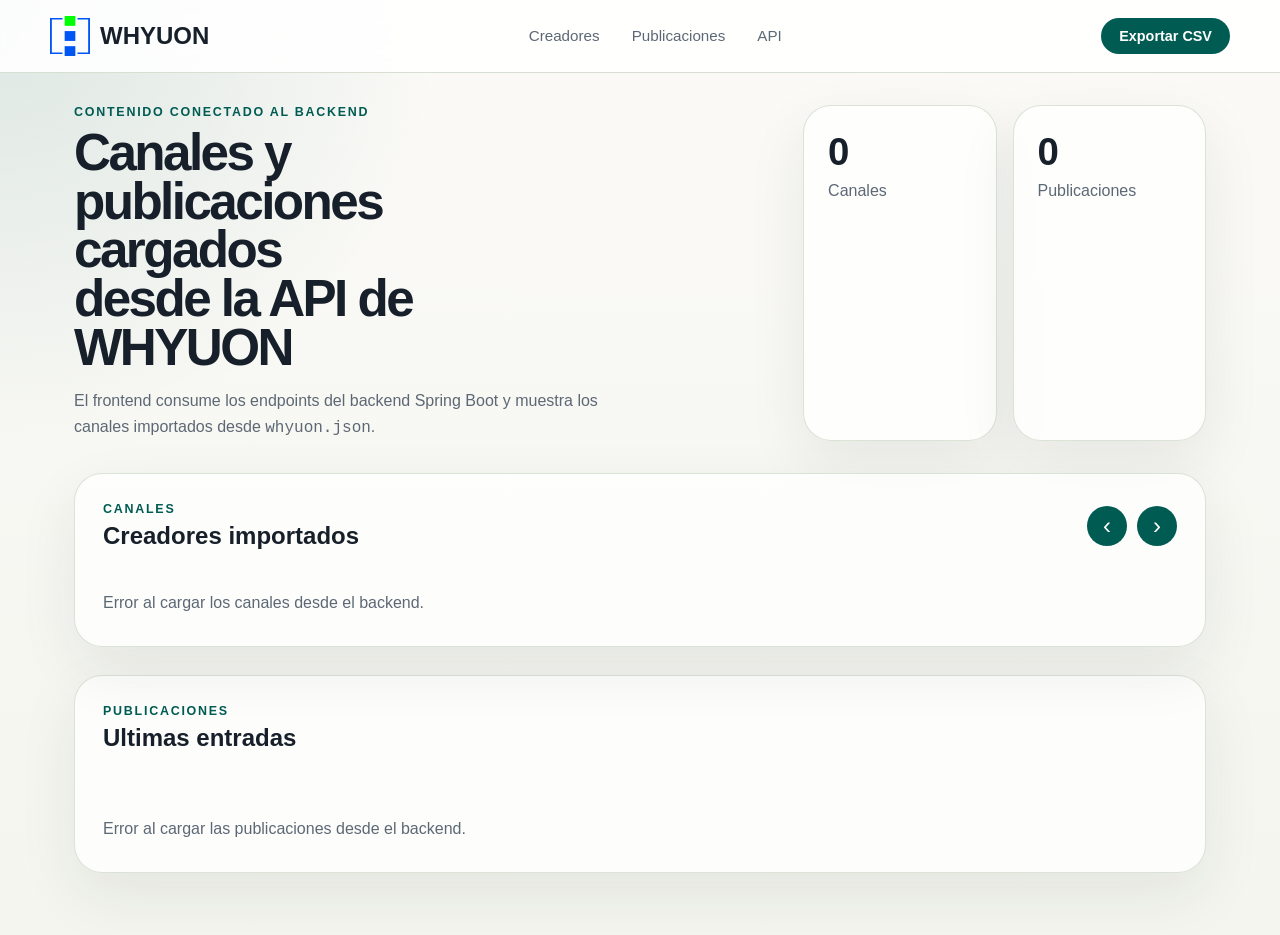
<file: frontend/index.html>
<!DOCTYPE html>
<html lang="es">
<head>
    <meta charset="UTF-8">
    <meta name="viewport" content="width=device-width, initial-scale=1.0">
    <title>WhyUOn</title>
    <link rel="stylesheet" href="css/style.css?v=11">
</head>
<body>
    <header>
        <nav>
            <div class="header__brand">
                <img class="header__logo" src="img/whyuon_logo.svg" alt="WhyUOn">
                <h1>WHYUON</h1>
            </div>
            <ul>
                <li><a href="#creadores">Creadores</a></li>
                <li><a href="#publicaciones">Publicaciones</a></li>
                <li><a data-api-href="/swagger-ui.html" href="#" target="_blank" rel="noreferrer">API</a></li>
            </ul>
            <a href="dashboard.html" class="btn-login">Exportar CSV</a>
        </nav>
    </header>

    <main class="layout">
        <section class="hero">
            <div>
                <p class="hero__eyebrow">Contenido conectado al backend</p>
                <h2>Canales y publicaciones cargados desde la API de WHYUON</h2>
                <p class="hero__copy">
                    El frontend consume los endpoints del backend Spring Boot y muestra los canales importados desde <code>whyuon.json</code>.
                </p>
            </div>
            <div class="hero__stats" id="stats">
                <article>
                    <span id="channels-count">0</span>
                    <p>Canales</p>
                </article>
                <article>
                    <span id="publications-count">0</span>
                    <p>Publicaciones</p>
                </article>
            </div>
        </section>

        <section class="perfiles" id="creadores">
            <div class="section__header">
                <div>
                    <p class="section__eyebrow">Canales</p>
                    <h3>Creadores importados</h3>
                </div>
                <div class="section__actions">
                    <button class="carrusel__btn carrusel__btn--prev" type="button" aria-label="Anterior">&#8249;</button>
                    <button class="carrusel__btn carrusel__btn--next" type="button" aria-label="Siguiente">&#8250;</button>
                </div>
            </div>
            <div class="carrusel__wrapper">
                <div class="carrusel__track" id="channels-track"></div>
            </div>
            <p class="state-message" id="channels-state">Cargando canales...</p>
        </section>

        <section class="publications" id="publicaciones">
            <div class="section__header">
                <div>
                    <p class="section__eyebrow">Publicaciones</p>
                    <h3>Ultimas entradas</h3>
                </div>
            </div>

            <div class="publications__grid" id="publications-body"></div>
            <div class="publications__pagination" id="pagination-container"></div>
            <p class="state-message" id="publications-state">Cargando publicaciones...</p>
        </section>
    </main>

    <script src="js/script.js?v=11"></script>
</body>
</html>
</file>
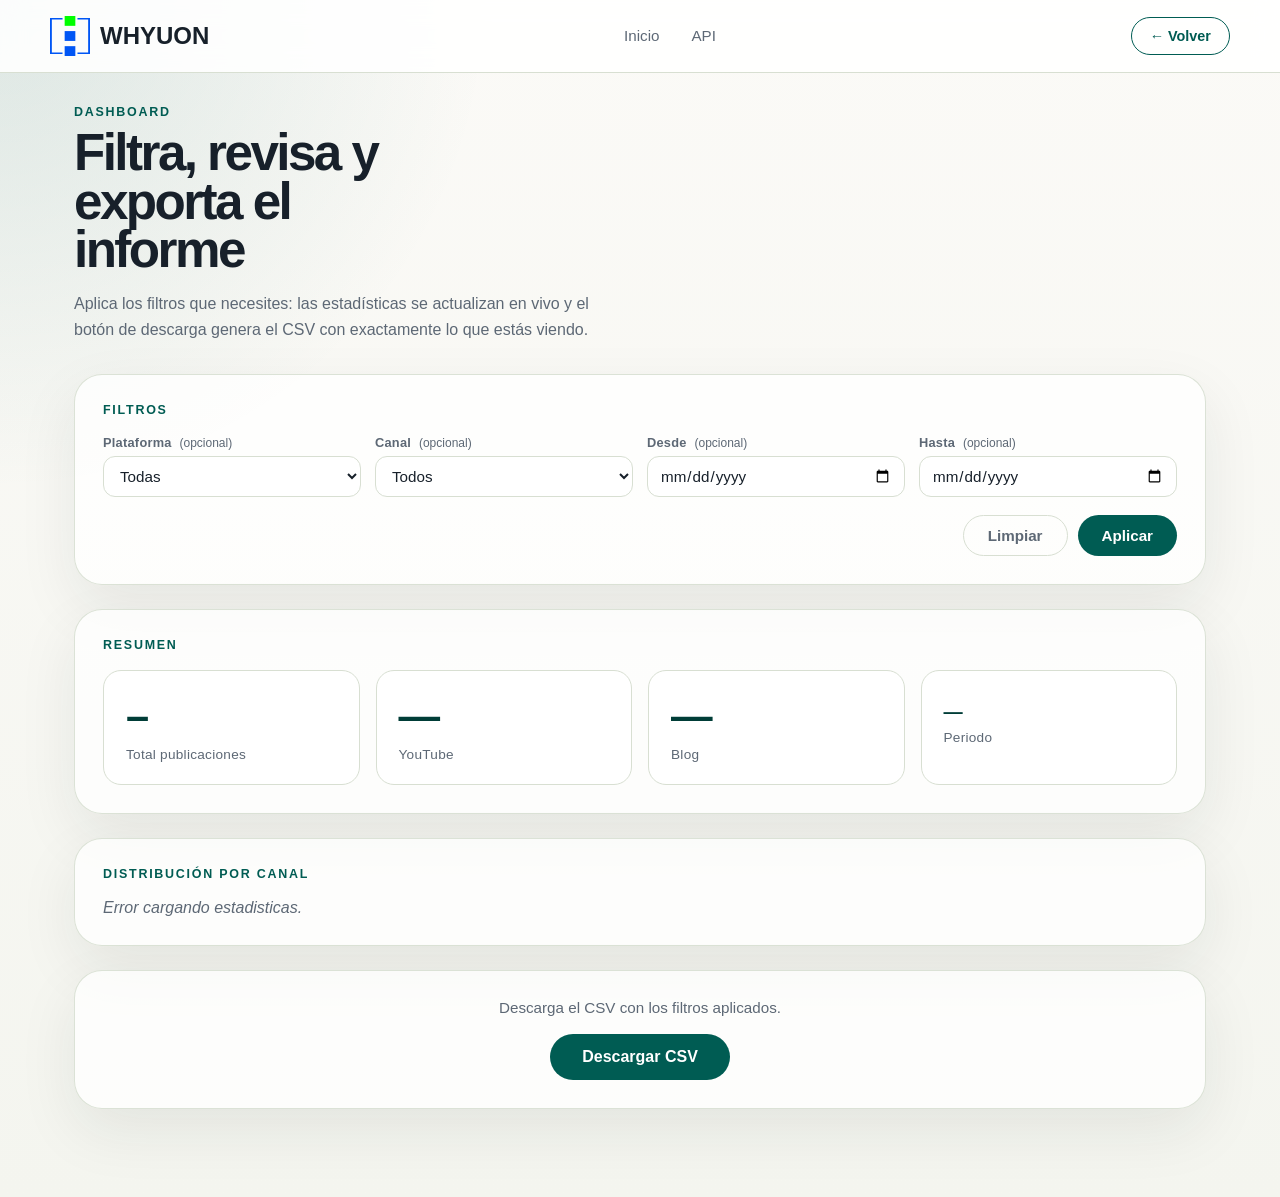
<file: frontend/dashboard.html>
<!DOCTYPE html>
<html lang="es">
<head>
    <meta charset="UTF-8">
    <meta name="viewport" content="width=device-width, initial-scale=1.0">
    <title>Dashboard · WhyUOn</title>
    <link rel="stylesheet" href="css/style.css?v=11">
</head>
<body>
    <header>
        <nav>
            <div class="header__brand">
                <img class="header__logo" src="img/whyuon_logo.svg" alt="WhyUOn">
                <h1>WHYUON</h1>
            </div>
            <ul>
                <li><a href="index.html">Inicio</a></li>
                <li><a data-api-href="/swagger-ui.html" href="#" target="_blank" rel="noreferrer">API</a></li>
            </ul>
            <a href="index.html" class="btn-login btn-login--ghost">← Volver</a>
        </nav>
    </header>

    <main class="layout">
        <section class="hero">
            <div>
                <p class="hero__eyebrow">Dashboard</p>
                <h2>Filtra, revisa y exporta el informe</h2>
                <p class="hero__copy">
                    Aplica los filtros que necesites: las estadísticas se actualizan en vivo
                    y el botón de descarga genera el CSV con exactamente lo que estás viendo.
                </p>
            </div>
        </section>

        <section class="dashboard__filters">
            <p class="section__eyebrow">Filtros</p>
            <form id="dashboard-form">
                <div class="dashboard__filters-row">
                    <label class="dashboard__field">
                        <span>Plataforma <small>(opcional)</small></span>
                        <select name="platform" id="filter-platform">
                            <option value="">Todas</option>
                        </select>
                    </label>
                    <label class="dashboard__field">
                        <span>Canal <small>(opcional)</small></span>
                        <select name="channel" id="filter-channel">
                            <option value="">Todos</option>
                        </select>
                    </label>
                    <label class="dashboard__field">
                        <span>Desde <small>(opcional)</small></span>
                        <input type="date" name="from" id="filter-from">
                    </label>
                    <label class="dashboard__field">
                        <span>Hasta <small>(opcional)</small></span>
                        <input type="date" name="to" id="filter-to">
                    </label>
                </div>
                <div class="dashboard__filters-actions">
                    <button type="reset" class="dashboard__btn dashboard__btn--ghost">Limpiar</button>
                    <button type="submit" class="dashboard__btn dashboard__btn--primary">Aplicar</button>
                </div>
            </form>
        </section>

        <section class="dashboard__summary">
            <p class="section__eyebrow">Resumen</p>
            <div class="dashboard__cards" id="dashboard-cards">
                <article class="dashboard__card">
                    <span class="dashboard__card-value" id="stats-total">—</span>
                    <p class="dashboard__card-label">Total publicaciones</p>
                </article>
                <article class="dashboard__card">
                    <span class="dashboard__card-value" id="stats-youtube">—</span>
                    <p class="dashboard__card-label">YouTube</p>
                </article>
                <article class="dashboard__card">
                    <span class="dashboard__card-value" id="stats-blog">—</span>
                    <p class="dashboard__card-label">Blog</p>
                </article>
                <article class="dashboard__card">
                    <span class="dashboard__card-value dashboard__card-value--small" id="stats-period">—</span>
                    <p class="dashboard__card-label">Periodo</p>
                </article>
            </div>
        </section>

        <section class="dashboard__channels">
            <p class="section__eyebrow">Distribución por canal</p>
            <ul class="dashboard__bars" id="dashboard-bars">
                <li class="dashboard__bars-empty">Aplica filtros para ver la distribución.</li>
            </ul>
        </section>

        <section class="dashboard__download">
            <p id="dashboard-download-summary">Descarga el CSV con los filtros aplicados.</p>
            <button type="button" id="download-csv-btn" class="dashboard__btn dashboard__btn--primary dashboard__btn--lg">
                Descargar CSV
            </button>
        </section>
    </main>

    <script src="js/dashboard.js?v=11"></script>
</body>
</html>
</file>
<file: frontend/css/style.css>
/*====================
    Reset y base
=====================*/
*, *::before, *::after {
    box-sizing: border-box;
    margin: 0;
    padding: 0;
}

html {
    scroll-behavior: smooth;
}

/* Respetar preferencia del usuario "reducir movimiento" */
@media (prefers-reduced-motion: reduce) {
    html {
        scroll-behavior: auto;
    }
    *, *::before, *::after {
        animation-duration: 0.001ms !important;
        animation-iteration-count: 1 !important;
        transition-duration: 0.001ms !important;
    }
}

:root {
    --bg: #f4f5ef;
    --surface: #ffffff;
    --surface-muted: #f8f2e8;
    --ink: #17202a;
    --muted: #5d6875;
    --accent: #005c53;
    --accent-strong: #003d37;
    --border: #d8dfd2;
    --shadow: 0 22px 60px rgba(23, 32, 42, 0.08);
}

body {
    font-family: 'Segoe UI', sans-serif;
    background:
        radial-gradient(circle at top left, rgba(0, 92, 83, 0.12), transparent 28%),
        linear-gradient(180deg, #fbfaf7 0%, var(--bg) 100%);
    color: var(--ink);
    min-height: 100vh;
}

/*=============
    Nav bar/header
=============*/
header {
    background-color: rgba(255, 255, 255, 0.88);
    backdrop-filter: blur(12px);
    border-bottom: 1px solid var(--border);
    padding: 0 2rem;
    position: sticky;
    top: 0;
    z-index: 100;
}

.header__brand {
    display: flex;
    align-items: center;
    gap: 10px;
}

.header__logo {
    width: 40px;
    height: 40px;
}

nav {
    display: flex;
    align-items: center;
    justify-content: space-between;
    max-width: 1180px;
    margin: 0 auto;
    min-height: 72px;
    gap: 24px;
}

nav ul {
    list-style: none;
    display: flex;
    gap: 2rem;
}

nav ul a {
    text-decoration: none;
    font-size: 0.95rem;
    color: var(--muted);
    transition: color 0.15s ease;
}

nav ul a:hover {
    color: var(--ink);
}

.btn-login {
    text-decoration: none;
    font-size: 0.9rem;
    font-weight: 600;
    color: #ffffff;
    background-color: var(--accent);
    padding: 10px 18px;
    border-radius: 999px;
    transition: background-color 0.15s ease;
}

.btn-login:hover {
    background-color: var(--accent-strong);
}

.layout {
    max-width: 1180px;
    margin: 0 auto;
    padding: 32px 24px 64px;
}

.hero {
    display: grid;
    grid-template-columns: minmax(0, 1.4fr) minmax(280px, 0.8fr);
    gap: 24px;
    align-items: stretch;
    margin-bottom: 32px;
}

.hero h2 {
    font-size: clamp(2rem, 4vw, 3.5rem);
    line-height: 0.95;
    letter-spacing: -0.05em;
    max-width: 12ch;
    margin: 10px 0 16px;
}

.hero__eyebrow,
.section__eyebrow {
    color: var(--accent);
    font-size: 0.78rem;
    text-transform: uppercase;
    letter-spacing: 0.14em;
    font-weight: 700;
}

.hero__copy {
    max-width: 62ch;
    color: var(--muted);
    line-height: 1.6;
}

.hero__stats {
    display: grid;
    grid-template-columns: repeat(2, 1fr);
    gap: 16px;
}

.hero__stats article,
.publications,
.perfiles {
    background-color: rgba(255, 255, 255, 0.76);
    border: 1px solid rgba(216, 223, 210, 0.9);
    box-shadow: var(--shadow);
    border-radius: 28px;
}

.hero__stats article {
    padding: 24px;
}

.hero__stats span {
    display: block;
    font-size: 2.4rem;
    font-weight: 700;
    margin-bottom: 8px;
}

.hero__stats p {
    color: var(--muted);
}

/* =======================
    Sección Contenedora 
======================== */
.perfiles {
    position: relative;
    padding: 28px;
    margin-bottom: 28px;
}

.section__header {
    display: flex;
    align-items: center;
    justify-content: space-between;
    gap: 24px;
    margin-bottom: 22px;
}

.section__header h3 {
    font-size: 1.5rem;
    margin-top: 6px;
}

.section__actions {
    display: flex;
    gap: 10px;
}

.carrusel__wrapper {
    overflow-x: auto;
    scrollbar-width: none;
    scroll-behavior: smooth;
    scroll-snap-type: x proximity;
    -webkit-overflow-scrolling: touch;
}

.carrusel__wrapper::-webkit-scrollbar{
    display: none;
}

.carrusel__track {
    display: flex;
    gap: 1.5rem;
    padding-bottom: 4px; /* deja aire para el alzado de .card:hover sin que se corte */
}

.carrusel__btn {
    background-color: var(--accent);
    color: #ffffff;
    border: none;
    border-radius: 50%;
    width: 40px;
    height: 40px;
    font-size: 1.5rem;
    cursor: pointer;
    transition: background-color 0.15s ease;
}

.carrusel__btn:hover {
    background-color: var(--accent-strong);
}

/* ====================
    Tarjeta de creador
.=====================*/
.card {
    background-color: var(--surface);
    border-radius: 24px;
    overflow: hidden;
    border: 1px solid var(--border);
    position: relative;
    transition: transform 0.25s cubic-bezier(0.2, 0.8, 0.2, 1),
                box-shadow 0.25s cubic-bezier(0.2, 0.8, 0.2, 1),
                border-color 0.25s ease;
    width: 290px;
    flex-shrink: 0;
    scroll-snap-align: start;
    will-change: transform;
    animation: cardFadeUp 0.45s cubic-bezier(0.2, 0.8, 0.2, 1) both;
}

.card:hover {
    transform: translateY(-6px);
    box-shadow: var(--shadow);
    border-color: rgba(0, 92, 83, 0.25);
}

.card__banner img,
.card__avatar {
    transition: transform 0.4s ease;
}

.card:hover .card__banner img {
    transform: scale(1.04);
}

@keyframes cardFadeUp {
    from {
        opacity: 0;
        transform: translateY(14px);
    }
    to {
        opacity: 1;
        transform: translateY(0);
    }
}

/* Stagger: cada card entra un poco después que la anterior */
.card:nth-child(1) { animation-delay: 0ms; }
.card:nth-child(2) { animation-delay: 60ms; }
.card:nth-child(3) { animation-delay: 120ms; }
.card:nth-child(4) { animation-delay: 180ms; }
.card:nth-child(5) { animation-delay: 240ms; }
.card:nth-child(6) { animation-delay: 300ms; }
.card:nth-child(n+7) { animation-delay: 360ms; }

.card__username {
    margin-bottom: 12px;
}

.card__meta {
    display: flex;
    gap: 8px;
    flex-wrap: wrap;
    margin-bottom: 14px;
}

.card__pill {
    background-color: var(--surface-muted);
    color: var(--accent-strong);
    border-radius: 999px;
    padding: 6px 10px;
    font-size: 0.75rem;
    font-weight: 700;
    text-transform: capitalize;
}

/*===========
    Banner
===========*/
.card__banner {
    height: 112px;
    overflow: hidden;
    background: linear-gradient(135deg, #0b6f64 0%, #c8eadb 100%);
}

.card__banner img {
    width: 100%;
    height: 100%;
    object-fit: cover;
    display: block;
}

/*===========
    avatar
===========*/
.card__avatar{
    width: 64px;
    height: 64px;
    border-radius: 50%;
    border: 3px solid #ffffff;
    object-fit: cover;
    position: absolute;
    top: 78px;
    left: 20px;
    background-color: #ffffff;
}

/*============
    Cuerpo
============*/

.card__body {
    padding: 52px 20px 20px;
}

/*================
    Descripción
================*/
.card__desc {
    font-size: 0.85rem;
    color: var(--muted);
    line-height: 1.5;
    margin-bottom: 16px;
}

/*=================
    Plataformas
=================*/
.card__platforms {
    list-style: none;
    display: flex;
    flex-wrap: wrap;
    gap: 8px;
}

.card__platforms li a {
    display: inline-block;
    font-size: 0.78rem;
    font-weight: 500;
    color: var(--accent);
    background-color: #e7f5f1;
    padding: 6px 12px;
    border-radius: 20px;
    text-decoration: none;
    transition: background-color 0.15s ease, color 0.15s ease;
}

.card__platforms li a:hover {
    background-color: var(--accent);
    color: #ffffff;
}

.publications {
    padding: 28px;
}

/* =======================
    Rejilla de publicaciones
======================== */
.publications__grid {
    display: grid;
    grid-template-columns: repeat(auto-fill, minmax(260px, 1fr));
    gap: 1.5rem;
}

.publication-card {
    background-color: var(--surface);
    border: 1px solid var(--border);
    border-radius: 20px;
    overflow: hidden;
    display: flex;
    flex-direction: column;
    transition: transform 0.25s cubic-bezier(0.2, 0.8, 0.2, 1),
                box-shadow 0.25s cubic-bezier(0.2, 0.8, 0.2, 1),
                border-color 0.25s ease;
    animation: cardFadeUp 0.45s cubic-bezier(0.2, 0.8, 0.2, 1) both;
}

.publication-card:hover {
    transform: translateY(-4px);
    box-shadow: var(--shadow);
    border-color: rgba(0, 92, 83, 0.25);
}

.publication-card__media {
    position: relative;
    aspect-ratio: 16 / 9;
    background: linear-gradient(135deg, #0b6f64 0%, #c8eadb 100%);
    overflow: hidden;
}

.publication-card__media img {
    width: 100%;
    height: 100%;
    object-fit: cover;
    display: block;
    transition: transform 0.4s ease;
}

.publication-card:hover .publication-card__media img {
    transform: scale(1.04);
}

/* Cuando no hay imagen del post, mostramos el avatar del autor centrado */
.publication-card__media--avatar {
    display: flex;
    align-items: center;
    justify-content: center;
}

.publication-card__media--avatar img {
    width: 88px;
    height: 88px;
    border-radius: 50%;
    border: 3px solid #ffffff;
    object-fit: cover;
    box-shadow: 0 8px 20px rgba(0, 0, 0, 0.18);
}

.publication-card__duration {
    position: absolute;
    bottom: 8px;
    right: 8px;
    background: rgba(23, 32, 42, 0.78);
    color: #ffffff;
    font-size: 0.72rem;
    font-weight: 600;
    padding: 3px 8px;
    border-radius: 6px;
    letter-spacing: 0.02em;
}

.publication-card__body {
    padding: 16px 18px 18px;
    display: flex;
    flex-direction: column;
    gap: 10px;
    flex: 1;
}

.publication-card__meta {
    display: flex;
    align-items: center;
    justify-content: space-between;
    gap: 8px;
    color: var(--muted);
    font-size: 0.78rem;
}

.publication-card__platform {
    background-color: var(--surface-muted);
    color: var(--accent-strong);
    border-radius: 999px;
    padding: 3px 10px;
    font-size: 0.7rem;
    font-weight: 700;
    text-transform: capitalize;
    letter-spacing: 0.02em;
}

.publication-card__title {
    font-size: 0.98rem;
    line-height: 1.35;
    color: var(--ink);
    margin: 0;
    /* Recorta a 3 líneas con puntos suspensivos */
    display: -webkit-box;
    -webkit-line-clamp: 3;
    -webkit-box-orient: vertical;
    overflow: hidden;
}

.publication-card__channel {
    font-size: 0.82rem;
    color: var(--muted);
    margin: 0;
}

.publication-card__channel strong {
    color: var(--ink);
    font-weight: 600;
}

.publication-card__link {
    margin-top: auto;
    align-self: flex-start;
    color: var(--accent);
    text-decoration: none;
    font-weight: 600;
    font-size: 0.85rem;
    transition: color 0.15s ease;
}

.publication-card__link:hover {
    color: var(--accent-strong);
}

.state-message {
    margin-top: 18px;
    color: var(--muted);
    min-height: 24px;
    transition: opacity 0.2s ease;
}

/*================
    Skeletons (placeholders mientras cargan los datos)
================*/
.skeleton {
    background: linear-gradient(
        90deg,
        rgba(23, 32, 42, 0.06) 0%,
        rgba(23, 32, 42, 0.12) 50%,
        rgba(23, 32, 42, 0.06) 100%
    );
    background-size: 200% 100%;
    animation: skeletonShimmer 1.4s ease-in-out infinite;
    border-radius: 8px;
}

.skeleton-card {
    background-color: var(--surface);
    border: 1px solid var(--border);
    border-radius: 24px;
    width: 290px;
    flex-shrink: 0;
    padding-bottom: 20px;
    overflow: hidden;
}

.skeleton-card__banner { height: 112px; }
.skeleton-card__avatar {
    width: 64px;
    height: 64px;
    border-radius: 50%;
    margin: -32px 20px 16px;
    border: 3px solid var(--surface);
    background-color: rgba(23, 32, 42, 0.08);
}
.skeleton-card__line {
    height: 12px;
    margin: 10px 20px;
    border-radius: 6px;
}
.skeleton-card__line.short { width: 50%; }
.skeleton-card__line.long  { width: 80%; }

/* =======================
    Paginación de publicaciones
======================== */
.publications__pagination {
    margin-top: 28px;
    display: flex;
    justify-content: center;
}

.pagination {
    display: flex;
    align-items: center;
    gap: 6px;
    flex-wrap: wrap;
    justify-content: center;
}

.pagination__btn {
    min-width: 38px;
    height: 38px;
    padding: 0 12px;
    border: 1px solid var(--border);
    background-color: var(--surface);
    color: var(--ink);
    border-radius: 10px;
    font-size: 0.9rem;
    font-weight: 600;
    cursor: pointer;
    transition: background-color 0.15s ease, color 0.15s ease, border-color 0.15s ease, transform 0.1s ease;
    font-family: inherit;
}

.pagination__btn:hover:not(:disabled):not(.pagination__btn--active) {
    background-color: var(--surface-muted);
    border-color: rgba(0, 92, 83, 0.3);
}

.pagination__btn--active {
    background-color: var(--accent);
    color: #ffffff;
    border-color: var(--accent);
    cursor: default;
}

.pagination__btn:disabled {
    opacity: 0.4;
    cursor: not-allowed;
}

.pagination__btn:active:not(:disabled):not(.pagination__btn--active) {
    transform: translateY(1px);
}

.pagination__ellipsis {
    color: var(--muted);
    padding: 0 4px;
    user-select: none;
}

.skeleton-publication-card {
    background-color: var(--surface);
    border: 1px solid var(--border);
    border-radius: 20px;
    overflow: hidden;
    display: flex;
    flex-direction: column;
}
.skeleton-publication-card__media {
    aspect-ratio: 16 / 9;
}
.skeleton-publication-card__body {
    padding: 16px 18px 18px;
    display: flex;
    flex-direction: column;
    gap: 10px;
}
.skeleton-publication-card__line {
    height: 12px;
    border-radius: 6px;
}
.skeleton-publication-card__line.short { width: 40%; }
.skeleton-publication-card__line.long  { width: 90%; }

@keyframes skeletonShimmer {
    0%   { background-position: 100% 0; }
    100% { background-position: -100% 0; }
}

code {
    font-family: Consolas, Monaco, monospace;
}

@media (max-width: 900px) {
    nav,
    .section__header,
    .hero {
        grid-template-columns: 1fr;
        flex-direction: column;
        align-items: flex-start;
    }

    nav ul {
        flex-wrap: wrap;
        gap: 1rem;
    }

    .hero__stats {
        width: 100%;
    }
}

@media (max-width: 640px) {
    header {
        padding: 0 1rem;
    }

    .layout {
        padding: 24px 16px 48px;
    }

    .perfiles,
    .publications {
        padding: 20px;
    }

    .card {
        width: 260px;
    }
}

/* =======================
    Dashboard de exportación
======================== */
.btn-login--ghost {
    background-color: transparent;
    color: var(--accent);
    border: 1px solid var(--accent);
}

.btn-login--ghost:hover {
    background-color: var(--accent);
    color: #ffffff;
}

.dashboard__filters,
.dashboard__summary,
.dashboard__channels,
.dashboard__download {
    background-color: rgba(255, 255, 255, 0.76);
    border: 1px solid rgba(216, 223, 210, 0.9);
    box-shadow: var(--shadow);
    border-radius: 28px;
    padding: 28px;
    margin-bottom: 24px;
}

.dashboard__filters-row {
    display: grid;
    grid-template-columns: repeat(auto-fit, minmax(180px, 1fr));
    gap: 14px;
    margin: 18px 0;
}

.dashboard__field {
    display: flex;
    flex-direction: column;
    gap: 6px;
    font-size: 0.8rem;
    color: var(--muted);
}

.dashboard__field span {
    font-weight: 600;
    letter-spacing: 0.02em;
}

.dashboard__field small {
    font-weight: 400;
    color: var(--muted);
    text-transform: none;
    letter-spacing: 0;
    margin-left: 4px;
    font-size: 0.75rem;
}

.dashboard__field input,
.dashboard__field select {
    padding: 10px 12px;
    border: 1px solid var(--border);
    border-radius: 12px;
    background-color: var(--surface);
    color: var(--ink);
    font-size: 0.95rem;
    font-family: inherit;
    transition: border-color 0.15s ease, box-shadow 0.15s ease;
}

.dashboard__field input:focus,
.dashboard__field select:focus {
    outline: none;
    border-color: var(--accent);
    box-shadow: 0 0 0 3px rgba(0, 92, 83, 0.18);
}

.dashboard__filters-actions {
    display: flex;
    justify-content: flex-end;
    gap: 10px;
    flex-wrap: wrap;
}

.dashboard__btn {
    padding: 11px 24px;
    border-radius: 999px;
    font-size: 0.95rem;
    font-weight: 600;
    cursor: pointer;
    font-family: inherit;
    transition: background-color 0.15s ease, color 0.15s ease, transform 0.1s ease, box-shadow 0.2s ease;
}

.dashboard__btn--ghost {
    background-color: transparent;
    color: var(--muted);
    border: 1px solid var(--border);
}

.dashboard__btn--ghost:hover {
    color: var(--ink);
    border-color: var(--accent);
}

.dashboard__btn--primary {
    background-color: var(--accent);
    color: #ffffff;
    border: none;
}

.dashboard__btn--primary:hover {
    background-color: var(--accent-strong);
    transform: translateY(-1px);
    box-shadow: 0 10px 24px rgba(0, 92, 83, 0.22);
}

.dashboard__btn--lg {
    padding: 14px 32px;
    font-size: 1rem;
}

/* Cards de stats */
.dashboard__cards {
    display: grid;
    grid-template-columns: repeat(auto-fit, minmax(180px, 1fr));
    gap: 16px;
    margin-top: 18px;
}

.dashboard__card {
    background-color: var(--surface);
    border: 1px solid var(--border);
    border-radius: 18px;
    padding: 22px;
    text-align: left;
    transition: transform 0.2s ease, box-shadow 0.2s ease;
}

.dashboard__card:hover {
    transform: translateY(-2px);
    box-shadow: var(--shadow);
}

.dashboard__card-value {
    display: block;
    font-size: 2.6rem;
    font-weight: 700;
    color: var(--accent-strong);
    line-height: 1.1;
    letter-spacing: -0.02em;
}

.dashboard__card-value--small {
    font-size: 1.2rem;
    margin-top: 8px;
}

.dashboard__card-label {
    color: var(--muted);
    margin-top: 8px;
    font-size: 0.85rem;
    letter-spacing: 0.02em;
}

/* Barras por canal */
.dashboard__bars {
    list-style: none;
    margin: 18px 0 0;
    padding: 0;
    display: flex;
    flex-direction: column;
    gap: 12px;
}

.dashboard__bar {
    display: grid;
    grid-template-columns: minmax(140px, 1.3fr) 80px minmax(0, 3fr) auto;
    align-items: center;
    gap: 14px;
    font-size: 0.9rem;
}

.dashboard__bar-label {
    color: var(--ink);
    font-weight: 600;
    overflow: hidden;
    text-overflow: ellipsis;
    white-space: nowrap;
}

.dashboard__bar-platform {
    color: var(--accent-strong);
    background-color: var(--surface-muted);
    font-size: 0.72rem;
    text-transform: uppercase;
    letter-spacing: 0.08em;
    text-align: center;
    padding: 4px 8px;
    border-radius: 999px;
    font-weight: 700;
}

.dashboard__bar-track {
    display: block;
    background-color: rgba(0, 92, 83, 0.10);
    border-radius: 999px;
    height: 10px;
    overflow: hidden;
}

.dashboard__bar-fill {
    display: block;
    height: 100%;
    background: linear-gradient(90deg, var(--accent) 0%, #0b8a78 100%);
    transition: width 0.4s ease;
}

.dashboard__bar-count {
    font-weight: 700;
    color: var(--ink);
    min-width: 28px;
    text-align: right;
}

.dashboard__bars-empty {
    color: var(--muted);
    font-style: italic;
}

/* Sección de descarga */
.dashboard__download {
    text-align: center;
}

.dashboard__download p {
    color: var(--muted);
    margin-bottom: 18px;
    font-size: 0.95rem;
}

@media (max-width: 640px) {
    .dashboard__filters,
    .dashboard__summary,
    .dashboard__channels,
    .dashboard__download {
        padding: 20px;
    }

    .dashboard__bar {
        grid-template-columns: 1fr auto;
        grid-template-areas:
            "label count"
            "platform count"
            "track track";
        gap: 6px;
    }
    .dashboard__bar-label    { grid-area: label; }
    .dashboard__bar-platform { grid-area: platform; justify-self: start; }
    .dashboard__bar-track    { grid-area: track; }
    .dashboard__bar-count    { grid-area: count; align-self: start; }
}
</file>
